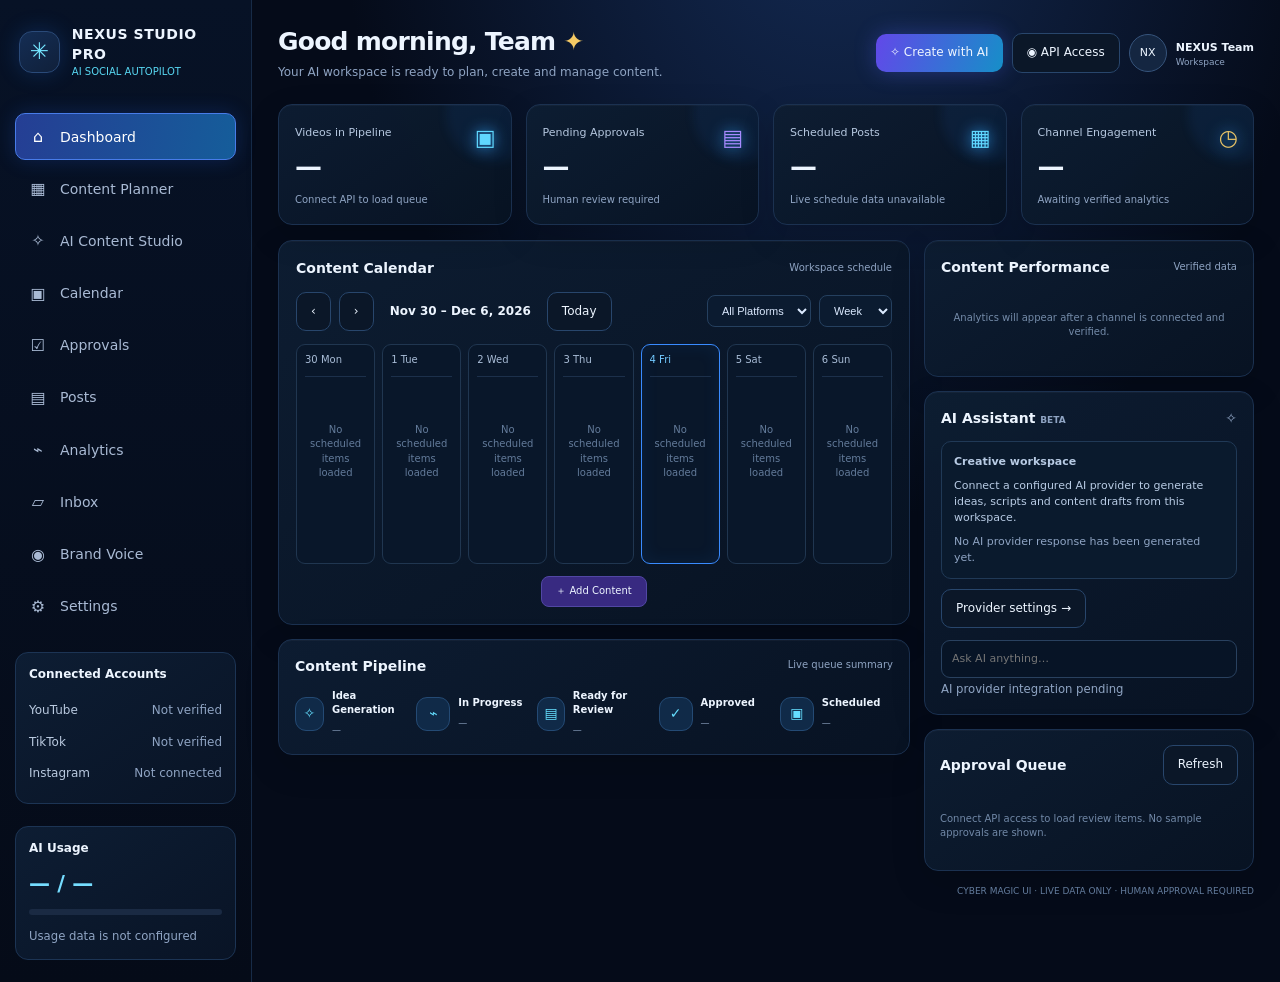
<file: frontend/cyber-magic-dashboard.html>
<!doctype html>
<html lang="ko">
<head>
<meta charset="utf-8"><meta name="viewport" content="width=device-width,initial-scale=1">
<meta name="theme-color" content="#050b19"><title>NEXUS STUDIO PRO · Cyber Magic</title>
<style>
:root{color-scheme:dark;--bg:#050b19;--side:#060d1d;--panel:#0b1729;--panel2:#0d1c31;--line:#1b3150;--muted:#8fa4c3;--text:#edf5ff;--blue:#348bff;--cyan:#35d7ee;--violet:#8a5cff;--green:#4ade9a;--amber:#f4c45d}
*{box-sizing:border-box}body{margin:0;background:radial-gradient(ellipse at 65% -15%,#142b55 0,transparent 42%),var(--bg);color:var(--text);font:14px/1.45 Inter,"Pretendard",system-ui,sans-serif}button,input{font:inherit}button{cursor:pointer;color:inherit}.app{min-height:100vh;display:grid;grid-template-columns:252px minmax(0,1fr)}aside{background:linear-gradient(180deg,#071226,#050b18);border-right:1px solid #172b47;padding:22px 15px;display:flex;flex-direction:column;gap:22px}.brand{display:flex;gap:12px;align-items:center;padding:2px 4px 12px}.logo{width:42px;height:42px;border-radius:13px;display:grid;place-items:center;font-size:23px;background:linear-gradient(145deg,#142d54,#10203a);color:#75e6ff;box-shadow:0 0 22px #287cff35;border:1px solid #2a4a79}.brand strong{display:block;letter-spacing:.04em}.brand small{display:block;color:#58d7f2;font-size:10px}.nav{display:grid;gap:5px}.nav button{border:1px solid transparent;background:transparent;text-align:left;padding:11px 12px;border-radius:10px;color:#a9bad4;display:flex;gap:12px;align-items:center}.nav button:hover,.nav button.active{background:linear-gradient(100deg,#253e94,#155d9a);border-color:#487ce9;color:white;box-shadow:0 0 20px #276bff35}.nav .ico{width:20px;text-align:center;font-size:16px}.side-card{border:1px solid #1c3454;background:linear-gradient(145deg,#0d1d33,#091426);border-radius:13px;padding:13px}.side-card h4{margin:0 0 12px;font-size:12px}.account{display:flex;justify-content:space-between;align-items:center;padding:7px 0;color:#b9c9df;font-size:12px}.dot{display:inline-block;width:7px;height:7px;border-radius:50%;background:var(--green);box-shadow:0 0 10px var(--green)}.credit{margin-top:auto}.credit strong{font-size:21px;color:#75ddff}.bar{height:6px;border-radius:8px;background:#1a2a43;overflow:hidden;margin:10px 0}.bar i{display:block;width:0;height:100%;background:linear-gradient(90deg,var(--blue),var(--cyan))}
main{min-width:0;padding:24px 26px 40px}.top{display:flex;justify-content:space-between;align-items:center;gap:14px;margin-bottom:22px}.greeting h1{font-size:25px;margin:0 0 4px;letter-spacing:-.03em}.greeting p{margin:0;color:var(--muted);font-size:12px}.actions{display:flex;align-items:center;gap:9px}.btn{border:1px solid #28466c;background:#10233c;border-radius:10px;padding:10px 14px;font-size:12px}.btn.primary{background:linear-gradient(110deg,#6248e9,#168fc8);border:0;box-shadow:0 0 22px #5066ff55}.btn.ghost{background:#0b1728}.avatar{width:38px;height:38px;border-radius:50%;background:#142641;border:1px solid #36547c;display:grid;place-items:center;font-size:11px}.grid{display:grid;gap:14px}.kpis{grid-template-columns:repeat(4,minmax(0,1fr));margin-bottom:15px}.card{background:linear-gradient(145deg,rgba(13,29,50,.96),rgba(8,19,35,.96));border:1px solid var(--line);border-radius:14px;box-shadow:inset 0 1px #ffffff08,0 12px 35px #0002}.kpi{padding:16px;min-height:112px;position:relative;overflow:hidden}.kpi:after{content:"";position:absolute;width:95px;height:95px;border-radius:50%;right:-30px;top:-38px;background:#277bff12;filter:blur(5px)}.kpi label{font-size:11px;color:#b5c7df}.kpi strong{display:block;font-size:27px;margin:6px 0 2px;letter-spacing:-.04em}.kpi small{font-size:10px;color:var(--muted)}.kpi .symbol{position:absolute;right:15px;top:17px;color:#65dfff;font-size:22px;text-shadow:0 0 15px #38aaff}
.middle{grid-template-columns:minmax(0,1fr) 330px;align-items:start}.leftcol,.rightcol{display:grid;gap:14px}.calendar{padding:17px}.section-head{display:flex;justify-content:space-between;align-items:center;gap:10px;margin-bottom:13px}.section-head h2{font-size:14px;margin:0}.muted{color:var(--muted)}.calendar-tools{display:flex;align-items:center;gap:8px;flex-wrap:wrap;margin-bottom:13px}.week-label{font-weight:600;font-size:12px;margin:0 8px}.select{background:#0b1b30;border:1px solid #25405f;color:#dceaff;border-radius:8px;padding:8px 10px;font-size:11px}.days{display:grid;grid-template-columns:repeat(7,minmax(0,1fr));gap:7px}.day{border:1px solid #203650;background:#09172a;border-radius:9px;min-height:220px;padding:8px;min-width:0}.day.today{border-color:#398bff;box-shadow:inset 0 0 18px #287cff16}.day-head{font-size:10px;color:#a9bdd7;padding-bottom:8px;border-bottom:1px solid #1c304b;margin-bottom:8px}.day.today .day-head{color:#72caff}.empty-day{font-size:10px;color:#637b9a;text-align:center;padding:38px 3px}.post{border:1px solid #203956;border-radius:8px;padding:7px;margin:7px 0;background:#0c2038}.post .meta{display:flex;justify-content:space-between;font-size:9px;color:#8eb2dc}.post b{font-size:10px;display:block;margin:5px 0}.status{font-size:9px;color:#67c9ff}.add{display:block;margin:12px auto 0;border:1px solid #5147a4;background:#382a81;border-radius:8px;padding:7px 14px;font-size:10px}.chart{padding:16px}.chart svg{width:100%;height:auto;display:block}.chart-note{font-size:10px;color:#748ba9;text-align:center;padding:20px 0}.assistant{padding:16px}.assistant-box{border:1px solid #203956;background:#0a1a2d;border-radius:10px;padding:12px;font-size:11px;color:#b8cbe4}.assistant-box p{margin:0 0 8px}.assistant button{margin-top:10px}.assistant input{width:100%;margin-top:12px;background:#071426;border:1px solid #29415f;border-radius:9px;padding:10px;color:white;font-size:11px}.pipeline{padding:16px}.steps{display:grid;grid-template-columns:repeat(5,minmax(0,1fr));gap:8px}.step{display:flex;align-items:center;gap:8px;min-width:0}.step-icon{width:34px;height:34px;border-radius:11px;display:grid;place-items:center;background:#102a48;color:#65dfff;border:1px solid #244a74}.step b{display:block;font-size:10px}.step small{font-size:9px;color:var(--muted)}.approval{padding:15px}.approval-item{display:flex;align-items:center;gap:9px;padding:10px 0;border-bottom:1px solid #1b304a;font-size:10px}.thumb{width:42px;height:34px;border-radius:7px;background:linear-gradient(130deg,#1c4b78,#442f82);display:grid;place-items:center;color:#8be8ff}.approval-item span{display:block;color:var(--muted);font-size:9px}.approval-empty{font-size:10px;color:#7188a7;padding:14px 0}.foot{margin-top:14px;color:#647d9e;font-size:9px;text-align:right}
@media(max-width:1100px){.app{grid-template-columns:210px minmax(0,1fr)}main{padding:20px}.middle{grid-template-columns:minmax(0,1fr) 280px}.days{gap:4px}.day{padding:5px;min-height:180px}.steps{grid-template-columns:repeat(3,1fr)}}
@media(max-width:780px){.app{grid-template-columns:64px minmax(0,1fr)}aside{padding:14px 7px}.brand{justify-content:center}.brand>div:last-child,.nav button span:last-child,.side-card{display:none}.nav button{justify-content:center;padding:12px 4px}.nav .ico{font-size:18px}main{padding:15px}.top{align-items:flex-start}.greeting h1{font-size:20px}.actions .team{display:none}.kpis{grid-template-columns:repeat(2,minmax(0,1fr))}.middle{grid-template-columns:1fr}.days{grid-template-columns:repeat(2,minmax(0,1fr))}.day{min-height:120px}.rightcol{grid-template-columns:1fr 1fr}.pipeline{overflow:auto}.steps{min-width:600px}}
@media(max-width:480px){.actions .btn.ghost{display:none}.rightcol{grid-template-columns:1fr}.greeting p{max-width:220px}.days{grid-template-columns:1fr 1fr}}
</style></head>
<body><div class="app">
<aside>
 <div class="brand"><div class="logo">✳</div><div><strong>NEXUS STUDIO PRO</strong><small>AI SOCIAL AUTOPILOT</small></div></div>
 <nav class="nav" aria-label="Main navigation">
  <button class="active" data-section="overview"><span class="ico">⌂</span><span>Dashboard</span></button>
  <button data-section="planner"><span class="ico">▦</span><span>Content Planner</span></button>
  <button data-section="studio"><span class="ico">✧</span><span>AI Content Studio</span></button>
  <button data-section="calendar"><span class="ico">▣</span><span>Calendar</span></button>
  <button data-section="approvals"><span class="ico">☑</span><span>Approvals</span></button>
  <button data-section="posts"><span class="ico">▤</span><span>Posts</span></button>
  <button data-section="analytics"><span class="ico">⌁</span><span>Analytics</span></button>
  <button data-section="inbox"><span class="ico">▱</span><span>Inbox</span></button>
  <button data-section="brand"><span class="ico">◉</span><span>Brand Voice</span></button>
  <button data-section="settings"><span class="ico">⚙</span><span>Settings</span></button>
 </nav>
 <section class="side-card"><h4>Connected Accounts</h4><div class="account">YouTube <span class="muted">Not verified</span></div><div class="account">TikTok <span class="muted">Not verified</span></div><div class="account">Instagram <span class="muted">Not connected</span></div></section>
 <section class="side-card credit"><h4>AI Usage</h4><strong>— / —</strong><div class="bar"><i></i></div><small class="muted">Usage data is not configured</small></section>
</aside>
<main id="overview">
 <header class="top"><div class="greeting"><h1>Good morning, Team <span style="color:#f5ca65">✦</span></h1><p>Your AI workspace is ready to plan, create and manage content.</p></div><div class="actions"><button class="btn primary" id="createAI">✧ Create with AI</button><button class="btn ghost" id="openAuth">◉ API Access</button><div class="avatar">NX</div><div class="team"><b style="font-size:11px">NEXUS Team</b><div class="muted" style="font-size:9px">Workspace</div></div></div></header>
 <section class="grid kpis">
  <article class="card kpi"><label>Videos in Pipeline</label><strong id="kpiPipeline">—</strong><small id="kpiPipelineNote">Connect API to load queue</small><span class="symbol">▣</span></article>
  <article class="card kpi"><label>Pending Approvals</label><strong id="kpiApprovals">—</strong><small>Human review required</small><span class="symbol" style="color:#b38cff">▤</span></article>
  <article class="card kpi"><label>Scheduled Posts</label><strong id="kpiScheduled">—</strong><small>Live schedule data unavailable</small><span class="symbol" style="color:#65dfff">▦</span></article>
  <article class="card kpi"><label>Channel Engagement</label><strong id="kpiEngagement">—</strong><small>Awaiting verified analytics</small><span class="symbol" style="color:#f5c65b">◷</span></article>
 </section>
 <section class="grid middle">
  <div class="leftcol">
   <section class="card calendar" id="calendar">
    <div class="section-head"><h2>Content Calendar</h2><span class="muted" style="font-size:10px">Workspace schedule</span></div>
    <div class="calendar-tools"><button class="btn ghost" id="prevWeek">‹</button><button class="btn ghost" id="nextWeek">›</button><span class="week-label" id="weekLabel">Loading week…</span><button class="btn ghost" id="todayWeek">Today</button><span style="flex:1"></span><select class="select" id="platformFilter"><option value="all">All Platforms</option><option>YouTube</option><option>TikTok</option></select><select class="select" id="viewMode"><option>Week</option><option>Month</option></select></div>
    <div class="days" id="days"><div class="empty-day">Calendar entries will appear after schedule integration.</div></div>
    <button class="add" id="addContent">＋ Add Content</button>
   </section>
   <section class="card pipeline"><div class="section-head"><h2>Content Pipeline</h2><span class="muted" style="font-size:10px">Live queue summary</span></div><div class="steps"><div class="step"><div class="step-icon">✧</div><div><b>Idea Generation</b><small id="stageIdeas">—</small></div></div><div class="step"><div class="step-icon">⌁</div><div><b>In Progress</b><small id="stageProgress">—</small></div></div><div class="step"><div class="step-icon">▤</div><div><b>Ready for Review</b><small id="stageReview">—</small></div></div><div class="step"><div class="step-icon">✓</div><div><b>Approved</b><small id="stageApproved">—</small></div></div><div class="step"><div class="step-icon">▣</div><div><b>Scheduled</b><small id="stageScheduled">—</small></div></div></div></section>
  </div>
  <div class="rightcol">
   <section class="card chart"><div class="section-head"><h2>Content Performance</h2><span class="muted" style="font-size:10px">Verified data</span></div><div class="chart-note" id="chartNote">Analytics will appear after a channel is connected and verified.</div></section>
   <section class="card assistant"><div class="section-head"><h2>AI Assistant <span class="muted" style="font-size:9px">BETA</span></h2><span class="muted">✧</span></div><div class="assistant-box"><p><b>Creative workspace</b></p><p>Connect a configured AI provider to generate ideas, scripts and content drafts from this workspace.</p><span class="muted">No AI provider response has been generated yet.</span></div><button class="btn ghost" id="assistantSetup">Provider settings →</button><input id="assistantPrompt" placeholder="Ask AI anything…" disabled aria-label="AI assistant prompt"><small class="muted">AI provider integration pending</small></section>
   <section class="card approval"><div class="section-head"><h2>Approval Queue</h2><button class="btn ghost" id="refreshApprovals">Refresh</button></div><div id="approvalQueue" class="approval-empty">Connect API access to load review items. No sample approvals are shown.</div></section>
  </div>
 </section>
 <div class="foot">CYBER MAGIC UI · LIVE DATA ONLY · HUMAN APPROVAL REQUIRED</div>
</main></div>
<dialog id="authDialog" style="background:#0b1729;color:#edf5ff;border:1px solid #2b4a70;border-radius:14px;max-width:420px;width:calc(100% - 30px);padding:22px">
 <h3 style="margin-top:0">Secure API Access</h3><p class="muted" style="font-size:12px">Enter the NEXUS review token. It is held in memory only and is not stored in the browser.</p><label style="display:block;font-size:11px;margin:12px 0">Review token<input id="tokenInput" type="password" autocomplete="off" style="display:block;width:100%;margin-top:6px;background:#061225;border:1px solid #294766;border-radius:8px;padding:10px;color:white"></label><div style="display:flex;justify-content:flex-end;gap:8px"><button class="btn ghost" id="cancelAuth">Cancel</button><button class="btn primary" id="saveAuth">Connect</button></div><p id="authMessage" class="muted" style="font-size:11px"></p>
</dialog>
<script>
(()=>{const $=id=>document.getElementById(id);let token="";let weekOffset=0;const auth=$("authDialog");
function api(path){return fetch(path,{headers:token?{"X-Review-Token":token}:{}}).then(async r=>{const d=await r.json().catch(()=>({}));if(!r.ok)throw new Error(d.detail||r.statusText);return d;});}
function dateLabel(d){return d.toLocaleDateString("en-US",{month:"short",day:"numeric"});}
function renderWeek(){const now=new Date();const start=new Date(now);const day=(start.getDay()+6)%7;start.setDate(start.getDate()-day+weekOffset*7);const end=new Date(start);end.setDate(start.getDate()+6);$("weekLabel").textContent=dateLabel(start)+" – "+dateLabel(end)+", "+end.getFullYear();$("days").innerHTML="";for(let i=0;i<7;i++){const d=new Date(start);d.setDate(start.getDate()+i);const cell=document.createElement("div");cell.className="day"+(d.toDateString()===now.toDateString()?" today":"");cell.innerHTML='<div class="day-head">'+d.toLocaleDateString("en-US",{weekday:"short",day:"numeric"})+'</div><div class="empty-day">No scheduled items loaded</div>';$("days").append(cell);}}
async function refresh(){if(!token){$("authMessage").textContent="API token required to load protected live data.";return;}try{const [q,r]=await Promise.all([api("/api/queue/stats"),api("/api/review/pending?limit=100")]);const queued=Number(q.queued||0)+Number(q.failed_retriable||0);$("kpiPipeline").textContent=String(queued+Number(q.running||0));$("kpiPipelineNote").textContent=Number(q.running||0)+" running · "+queued+" queued";$("kpiApprovals").textContent=String((r.items||[]).length);$("stageProgress").textContent=String(Number(q.running||0))+" jobs";$("stageReview").textContent=String((r.items||[]).length)+" items";$("approvalQueue").innerHTML="";const items=r.items||[];if(!items.length){$("approvalQueue").textContent="No pending approvals.";return;}for(const item of items.slice(0,5)){const row=document.createElement("div");row.className="approval-item";const thumb=document.createElement("div");thumb.className="thumb";thumb.textContent="▶";const body=document.createElement("div");body.style.flex="1";const title=document.createElement("b");title.textContent=item.topic||item.brand||"Production item";const meta=document.createElement("span");meta.textContent=(item.brand||"")+" · "+(item.current_stage||item.status||"Review");body.append(title,meta);row.append(thumb,body);$("approvalQueue").append(row);}}catch(e){$("authMessage").textContent="API request failed: "+e.message;$("approvalQueue").textContent="Could not load live approvals. Check token and API.";}}
$("openAuth").onclick=()=>auth.showModal();$("cancelAuth").onclick=()=>auth.close();$("saveAuth").onclick=()=>{token=$("tokenInput").value.trim();auth.close();refresh();};$("refreshApprovals").onclick=refresh;$("prevWeek").onclick=()=>{weekOffset--;renderWeek();};$("nextWeek").onclick=()=>{weekOffset++;renderWeek();};$("todayWeek").onclick=()=>{weekOffset=0;renderWeek();};$("viewMode").onchange=()=>renderWeek();
$("createAI").onclick=()=>{$("assistantSetup").scrollIntoView({behavior:"smooth",block:"center"});$("assistantPrompt").focus();};$("assistantSetup").onclick=()=>$("openAuth").click();$("addContent").onclick=()=>$("openAuth").click();
document.querySelectorAll(".nav button").forEach(btn=>btn.onclick=()=>{document.querySelectorAll(".nav button").forEach(x=>x.classList.remove("active"));btn.classList.add("active");const section=btn.dataset.section;if(section==="studio"||section==="planner"||section==="posts"||section==="analytics"||section==="inbox"||section==="brand"||section==="settings"||section==="approvals"){if(section==="approvals")$("approvalQueue").scrollIntoView({behavior:"smooth"});else $("authDialog").showModal();}else if(section==="calendar")$("calendar").scrollIntoView({behavior:"smooth"});else window.scrollTo({top:0,behavior:"smooth"});});
renderWeek();})();
</script></body></html>
</file>
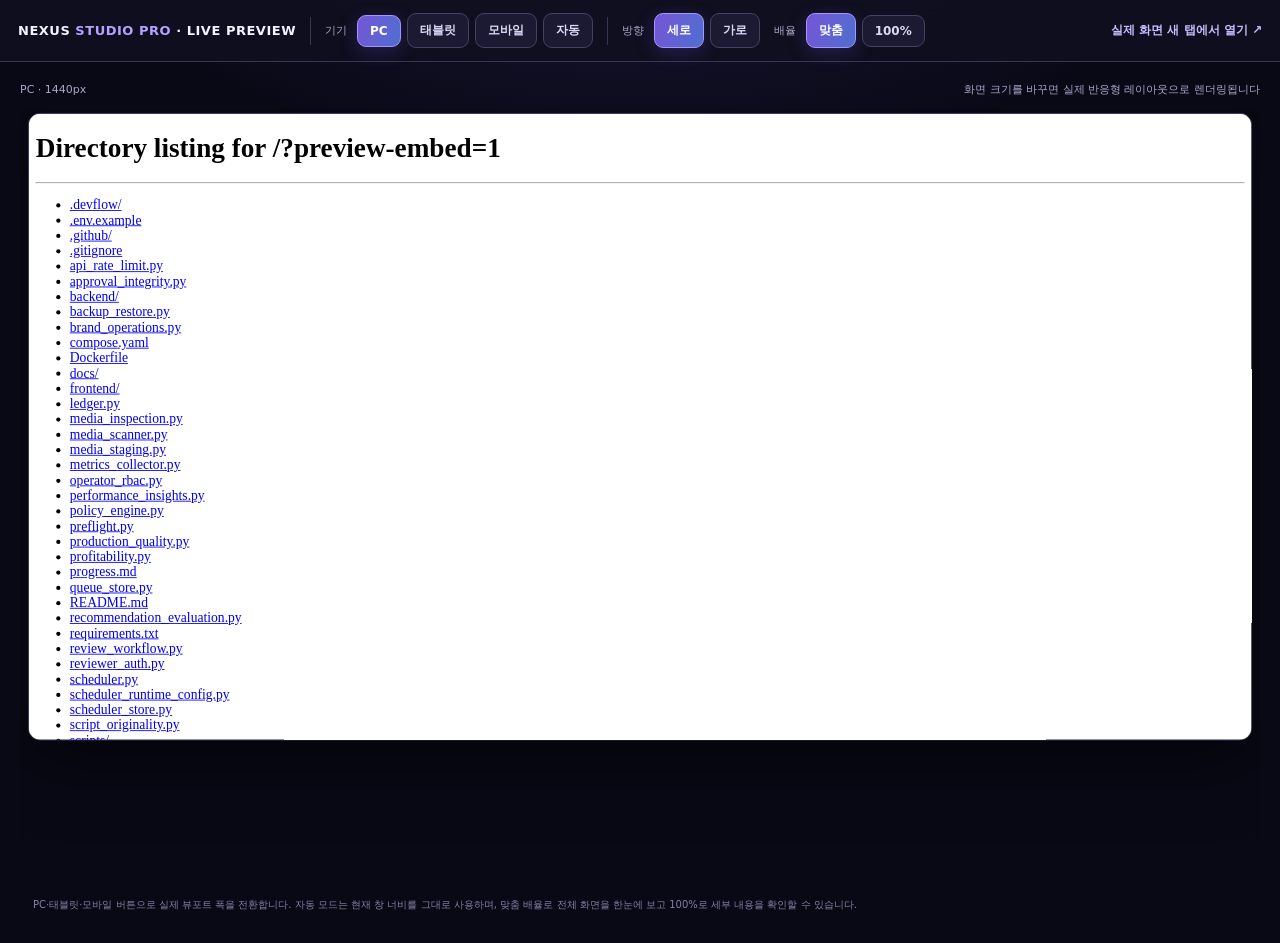
<file: frontend/preview.html>
<!doctype html>
<html lang="ko">
<head>
<meta charset="utf-8">
<meta name="viewport" content="width=device-width, initial-scale=1">
<meta name="theme-color" content="#0b0b18">
<title>NEXUS STUDIO PRO — Responsive Preview</title>
<style>
:root{color-scheme:dark;--bg:#090916;--panel:#17172c;--line:#383653;--text:#f5f2ff;--muted:#aaa6c7;--accent:#9278f4}
*{box-sizing:border-box}html,body{margin:0;min-height:100%;font-family:Inter,"Noto Sans KR",system-ui,sans-serif;background:radial-gradient(900px 500px at 50% -180px,#55429b55,transparent 70%),var(--bg);color:var(--text)}
body{min-height:100vh;display:flex;flex-direction:column}.toolbar{position:sticky;top:0;z-index:5;display:flex;align-items:center;gap:14px;flex-wrap:wrap;padding:13px 18px;background:#101020ed;border-bottom:1px solid var(--line);backdrop-filter:blur(18px)}
.brand{font-size:13px;font-weight:800;letter-spacing:.04em;white-space:nowrap}.brand span{color:#b6a2ff}.divider{height:28px;width:1px;background:var(--line)}
.group{display:flex;align-items:center;gap:6px}.group-label{font-size:11px;color:var(--muted);margin-right:4px}
button,a{font:inherit}button{border:1px solid #454166;border-radius:9px;background:#1b1a32;color:#dcd7f5;padding:8px 12px;font-size:12px;font-weight:650;cursor:pointer;transition:.16s}
button:hover{border-color:#9c87ff;background:#292448}button[aria-pressed=true]{background:linear-gradient(110deg,#7655d6,#4e6fd0);border-color:#a694ff;color:white;box-shadow:0 5px 18px #6750c944}
.toolbar .spacer{flex:1}.open-app{color:#c8bcff;text-decoration:none;font-size:12px;font-weight:700}.open-app:hover{text-decoration:underline}
.stage{flex:1;min-height:0;width:100%;padding:20px;display:flex;flex-direction:column;align-items:stretch;gap:12px}
.stage-meta{width:min(100%,1440px);align-self:center;display:flex;justify-content:space-between;align-items:center;color:var(--muted);font-size:11px}
.device-wrap{flex:1;min-height:0;width:100%;min-width:0;align-self:stretch;display:flex;justify-content:center;align-items:flex-start;overflow:auto;padding:4px 4px 24px;position:relative}
.device{height:min(78vh,900px);min-height:560px;width:100%;border:1px solid #514a78;border-radius:14px;background:#070711;overflow:hidden;box-shadow:0 24px 80px #0009;transition:width .22s ease,border-radius .22s ease,transform .18s ease;flex:none;margin-inline:auto;transform-origin:top center}.device.auto{width:100%}
.device.mobile{width:390px;height:min(820px,78vh);min-height:560px;border-radius:28px;border:5px solid #34304d;box-shadow:0 0 0 1px #8f7df455,0 24px 80px #000a}
.device.tablet{width:820px;height:min(78vh,900px);border-radius:20px;border:4px solid #34304d}
.device.desktop{width:1440px;height:min(82vh,1000px)}
.device.landscape.mobile{width:844px;height:min(560px,70vh);min-height:420px}
.device.landscape.tablet{width:1180px;height:min(680px,76vh)}
iframe{display:block;width:100%;height:100%;border:0;background:#090916}
.hint{color:#8581a4;font-size:10px;text-align:center;max-width:850px;line-height:1.6}
@media(max-width:700px){.toolbar{padding:10px;gap:9px}.brand{width:100%}.divider{display:none}.group{gap:4px}.group-label{font-size:10px}button{padding:7px 9px;font-size:11px}.toolbar .spacer{display:none}.open-app{margin-left:auto}.stage{padding:12px 8px}.stage-meta{padding:0 4px}.device-wrap{min-height:0;padding-bottom:12px}.device{height:calc(100dvh - 210px);min-height:460px}.device.mobile{height:calc(100dvh - 210px);min-height:460px}.device.landscape.mobile{height:calc(100dvh - 210px);min-height:360px}}
</style>
</head>
<body>
<header class="toolbar">
  <div class="brand">NEXUS <span>STUDIO PRO</span> · LIVE PREVIEW</div><div class="divider"></div>
  <div class="group" role="group" aria-label="화면 크기 선택">
    <span class="group-label">기기</span>
    <button type="button" data-device="desktop" aria-pressed="true">PC</button>
    <button type="button" data-device="tablet" aria-pressed="false">태블릿</button>
    <button type="button" data-device="mobile" aria-pressed="false">모바일</button>
    <button type="button" data-device="auto" aria-pressed="false">자동</button>
  </div>
  <div class="divider"></div>
  <div class="group" role="group" aria-label="화면 방향">
    <span class="group-label">방향</span>
    <button type="button" id="portrait" aria-pressed="true">세로</button>
    <button type="button" id="landscape" aria-pressed="false">가로</button>
  </div>
  <div class="group" role="group" aria-label="미리보기 배율"><span class="group-label">배율</span><button type="button" id="fit" aria-pressed="true">맞춤</button><button type="button" id="actual" aria-pressed="false">100%</button></div><div class="spacer"></div><a class="open-app" href="/" target="_blank" rel="noopener">실제 화면 새 탭에서 열기 ↗</a>
</header>
<main class="stage">
  <div class="stage-meta"><span id="modeLabel">PC · 1440px</span><span>화면 크기를 바꾸면 실제 반응형 레이아웃으로 렌더링됩니다</span></div>
  <div class="device-wrap"><div class="device desktop" id="device"><iframe title="NEXUS STUDIO PRO 실제 화면 미리보기" src="/?preview-embed=1"></iframe></div></div>
  <p class="hint">PC·태블릿·모바일 버튼으로 실제 뷰포트 폭을 전환합니다. 자동 모드는 현재 창 너비를 그대로 사용하며, 맞춤 배율로 전체 화면을 한눈에 보고 100%로 세부 내용을 확인할 수 있습니다.</p>
</main>
<script>
(()=>{const frame=document.getElementById('device'),label=document.getElementById('modeLabel'),wrap=document.querySelector('.device-wrap');let mode='desktop',orientation='portrait',fit=true;
const widths={desktop:1440,tablet:820,mobile:390,auto:'100%'};
function render(){frame.className='device '+mode+(orientation==='landscape'&&mode!=='auto'?' landscape':'');
const width=mode==='auto'?'자동 · 창 너비':(orientation==='landscape'?(mode==='mobile'?'844px':mode==='tablet'?'1180px':'1440px'):widths[mode]+'px');
label.textContent=(mode==='auto'?'자동':mode==='desktop'?'PC':mode==='tablet'?'태블릿':'모바일')+' · '+width;
const natural=mode==='auto'?wrap.clientWidth:(orientation==='landscape'?(mode==='mobile'?844:mode==='tablet'?1180:1440):(mode==='mobile'?390:mode==='tablet'?820:1440));
const scale=fit?Math.min(1,Math.max(.1,(wrap.clientWidth-16)/natural)):1;frame.style.transform='scale('+scale+')';
frame.style.marginBottom=Math.max(0,frame.offsetHeight*(scale-1))+'px';
document.getElementById('fit').setAttribute('aria-pressed',String(fit));document.getElementById('actual').setAttribute('aria-pressed',String(!fit));
document.querySelectorAll('[data-device]').forEach(b=>b.setAttribute('aria-pressed',String(b.dataset.device===mode)));
document.getElementById('portrait').setAttribute('aria-pressed',String(orientation==='portrait'));
document.getElementById('landscape').setAttribute('aria-pressed',String(orientation==='landscape'));
}
document.querySelectorAll('[data-device]').forEach(b=>b.addEventListener('click',()=>{mode=b.dataset.device;render()}));
document.getElementById('portrait').addEventListener('click',()=>{orientation='portrait';render()});
document.getElementById('landscape').addEventListener('click',()=>{orientation='landscape';render()});
document.getElementById('fit').addEventListener('click',()=>{fit=true;render()});document.getElementById('actual').addEventListener('click',()=>{fit=false;render()});
new ResizeObserver(()=>render()).observe(wrap);window.addEventListener('resize',render,{passive:true});window.addEventListener('orientationchange',render);
render();
})();
</script>
</body>
</html>
</file>
